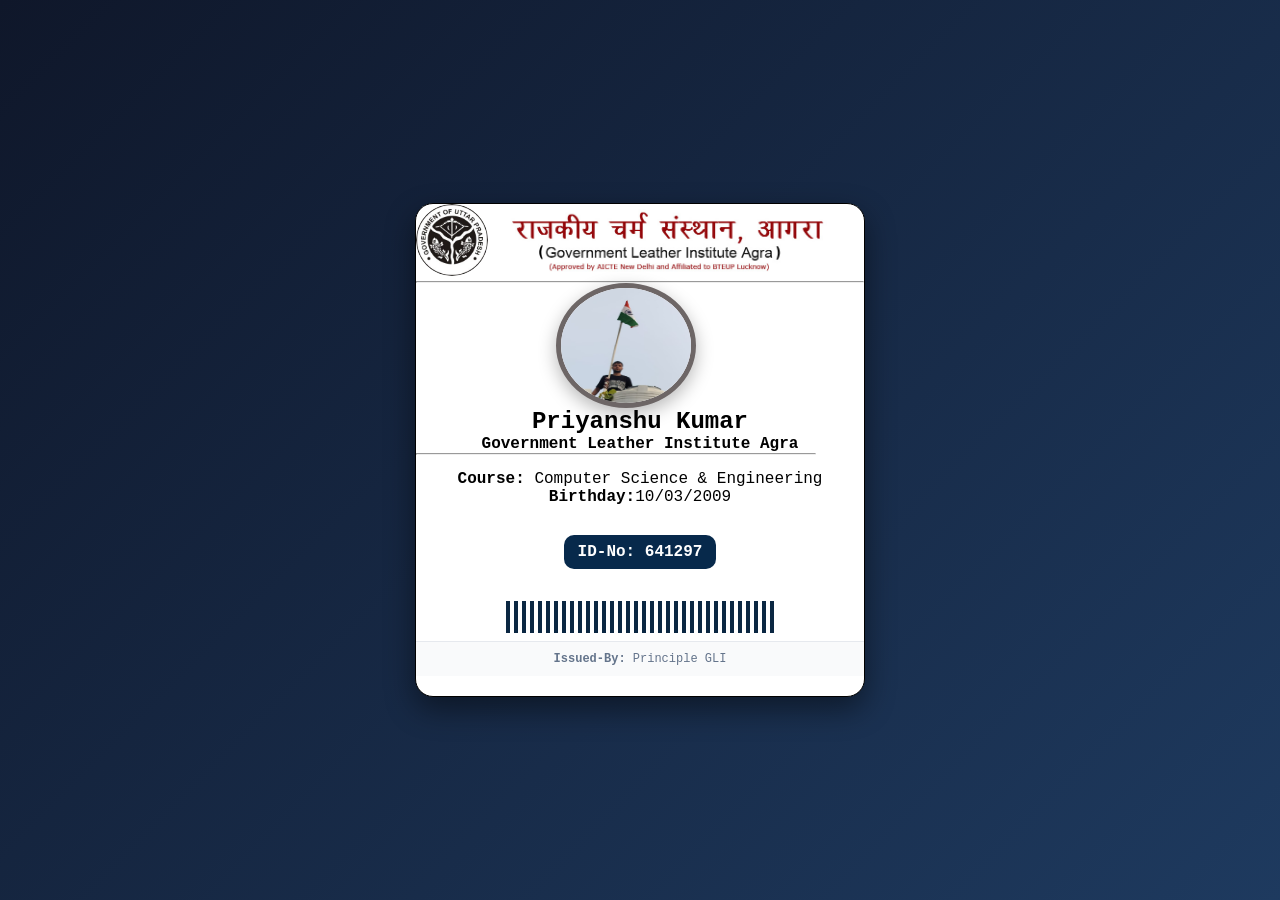
<file: index.html>
<!DOCTYPE html>
<html lang="en">

<head>
    <meta charset="UTF-8">
    <meta name="viewport" content="width=device-width, initial-scale=1.0">
    <title>My college ID</title>
    <!-- add logo in title baar -->
    <link rel="stylesheet" href="style.css">
</head>

<body>
    <div class="card-container">

        <div class="id-card">
            <header class="card-header">
                <img src="img/clg logo.jpeg" alt="College-logo" class="logo">
                <img src="img/header.jpg" alt="College name " id="college-name">
                <hr>
                <!-- <p id="na"><strong>GLI Agra </strong></p> -->

            </header>
            <div class="photo-wrap">
                <img src="img/photo.jpg" alt="Profile-photo" id="pp">
            </div>
            <main id="card-body">
                <div class="name-section">
                    <h2 class="student-name">Priyanshu Kumar </h2>
                    <p class="college"><strong>Government Leather Institute Agra</strong>
                    </p>

                </div>
                <hr width="400px">
                <div class="details">
                    <p><strong>Course:</strong> Computer Science & Engineering</p>
                    <p> <strong>Birthday:</strong>10/03/2009</p>
                </div>
                <div class="id-line"><span class="id-label">
                        ID-No:</span>
                    <span class="id-value"> 641297</span>
                </div>
                <div class="barcode">
                    <!-- barcode -->
                </div>
                <footer class="card-footer">
                    <p class="footer-text">
                        <strong> Issued-By: </strong> Principle GLI
                    </p>
                </footer>
            </main>
        </div>
    </div>
</body>

</html>
</file>
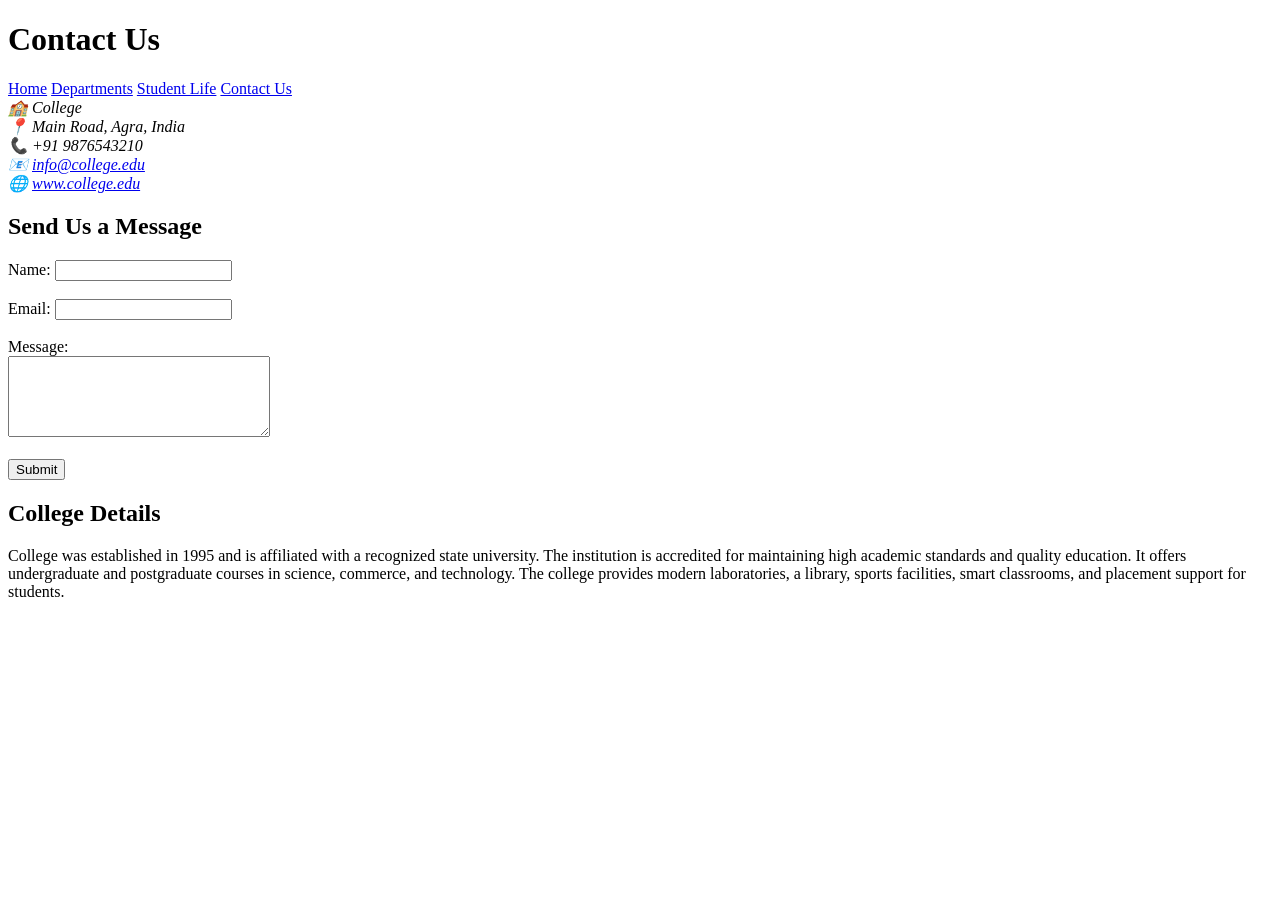
<file: contact.html>
<!-- contact.html -->
<!DOCTYPE html>
<html lang="en">
<head>
    <meta charset="UTF-8">
    <meta name="viewport" content="width=device-width, initial-scale=1.0">
    <title> College-Contact</title>
</head>
<body>
    <header>
        <h1>Contact Us</h1>
        <nav>
            <a href="home.html">Home</a>
            <a href="departments.html">Departments</a>
            <a href="StudentLife.html">Student Life</a>
            <a href="contact.html">Contact Us</a>
        </nav>
    </header>
    <address>
        🏫 College <br>
        📍 Main Road, Agra, India <br>
        📞 +91 9876543210 <br>
        📧 <a href="mailto:info@college.edu">info@college.edu</a><br>
        🌐 <a href="https://www.college.edu">www.college.edu</a>
    </address>
    <h2>Send Us a Message</h2>
    <form>
        <label for="name">Name:</label>
        <input type="text" id="name" name="name">
        <br><br>
        <label for="email">Email:</label>
        <input type="email" id="email" name="email">
        <br><br>
        <label for="message">Message:</label><br>
        <textarea id="message" name="message" rows="5" cols="30"></textarea>
        <br><br>
        <input type="submit" value="Submit">
    </form>
    <section>
        <h2>College Details</h2>
        <p>
            College was established in 1995 and is affiliated with a recognized state university.
            The institution is accredited for maintaining high academic standards and quality education.
            It offers undergraduate and postgraduate courses in science, commerce, and technology.
            The college provides modern laboratories, a library, sports facilities, smart classrooms,
            and placement support for students.
        </p>
    </section>
</body>
</html>
</file>
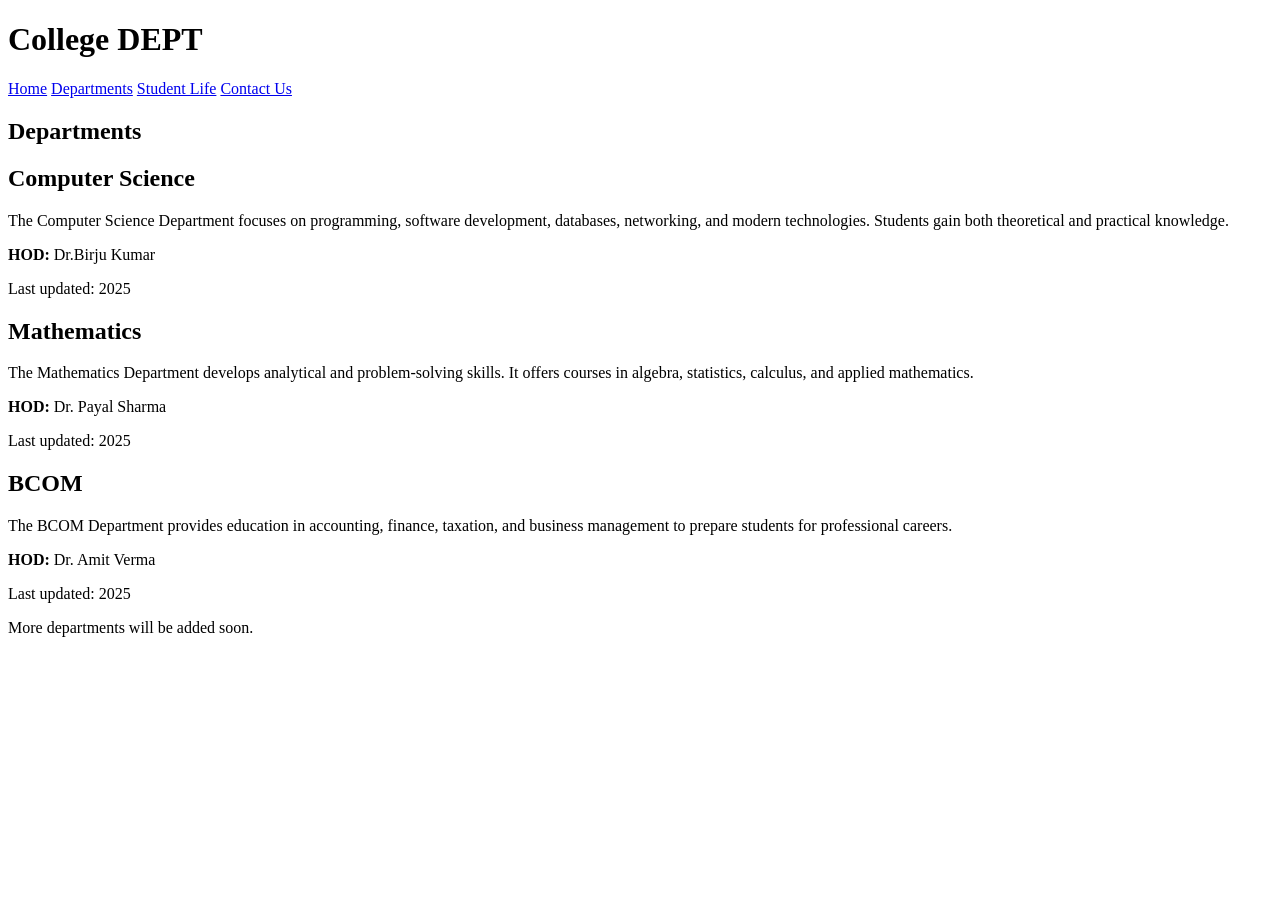
<file: department.html>
<!DOCTYPE html>
<html lang="en">
<head>
    <meta charset="UTF-8">
    <meta name="viewport" content="width=device-width, initial-scale=1.0">
    <title>ABC College - Departments</title>
</head>
<body>

    <header>
        <h1>College DEPT</h1>
        <nav>
            <a href="home.html">Home</a>
            <a href="departments.html">Departments</a>
            <a href="StudentLife.html">Student Life</a>
            <a href="contact.html">Contact Us</a>
        </nav>
    </header>
    <section>
        <h1>Departments</h1>
        <article>
            <h2>Computer Science</h2>
            <p>
                The Computer Science Department focuses on programming,
                software development, databases, networking, and modern technologies.
                Students gain both theoretical and practical knowledge.
            </p>
            <p><strong>HOD:</strong> Dr.Birju Kumar</p>
            <p>Last updated: 2025</p>
        </article>
        <article>
            <h2>Mathematics</h2>
            <p>
                The Mathematics Department develops analytical and problem-solving skills.
                It offers courses in algebra, statistics, calculus, and applied mathematics.
            </p>
            <p><strong>HOD:</strong> Dr. Payal Sharma</p>
            <p>Last updated: 2025</p>
        </article>
        <article>
            <h2>BCOM</h2>
            <p>
                The BCOM Department provides education in accounting,
                finance, taxation, and business management to prepare students
                for professional careers.
            </p>
            <p><strong>HOD:</strong> Dr. Amit Verma</p>
            <p>Last updated: 2025</p>
        </article>
    </section>
    <aside>
        More departments will be added soon.
    </aside>
</body>
</html>
</file>
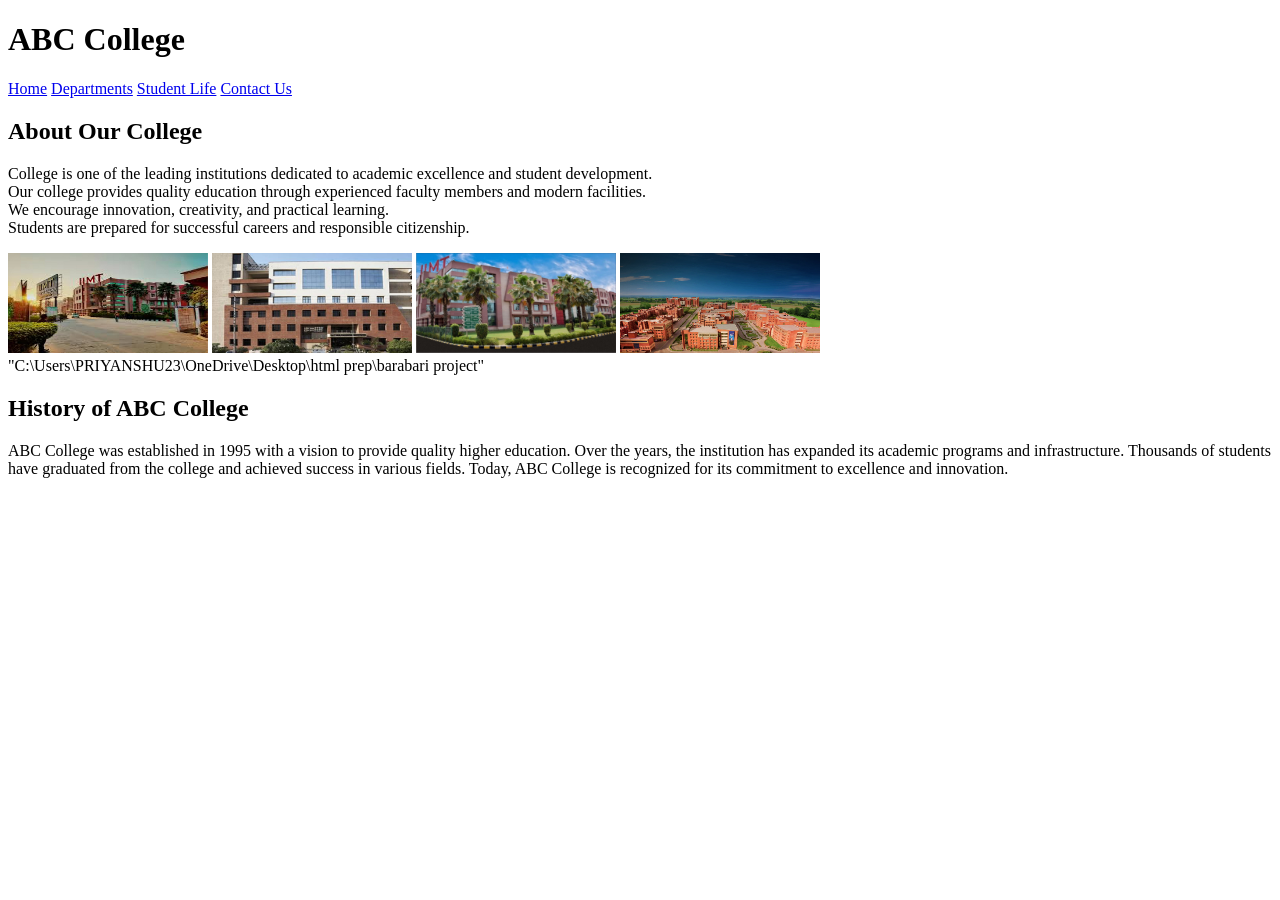
<file: home.html.html>
<!DOCTYPE html>
<html lang="en">
<head>
    <meta charset="UTF-8">
    <meta name="viewport" content="width=device-width, initial-scale=1.0">
    <title> College- Home</title>
</head>
<body>
    <header>
        <h1>ABC College</h1>
        <nav>
            <a href="home.html">Home</a>
            <a href="departments.html">Departments</a>
            <a href="StudentLife.html">Student Life</a>
            <a href="contact.html">Contact Us</a>
        </nav>
    </header>
    <section id="about">
        <h2>About Our College</h2>
        <p>
            College is one of the leading institutions dedicated to academic excellence and student development.<br>
            Our college provides quality education through experienced faculty members and modern facilities.<br>
            We encourage innovation, creativity, and practical learning.<br>
            Students are prepared for successful careers and responsible citizenship.
        </p>
        <img src="collage1.jpg" alt="College Building" width="200" height="100">
        <img src="college2.jpg" alt="College Campus" width="200" height="100">
        <img src="college3.jpg" alt="Library" width="200" height="100">
        <img src="college4.jpg" alt="Students" width="200" height="100">
    </section>
    <section>"C:\Users\PRIYANSHU23\OneDrive\Desktop\html prep\barabari project"
        <h2>History of ABC College</h2>
        <p>
            ABC College was established in 1995 with a vision to provide quality higher education.
            Over the years, the institution has expanded its academic programs and infrastructure.
            Thousands of students have graduated from the college and achieved success in various fields.
            Today, ABC College is recognized for its commitment to excellence and innovation.
        </p>
    </section>
</body>
</html>
</file>
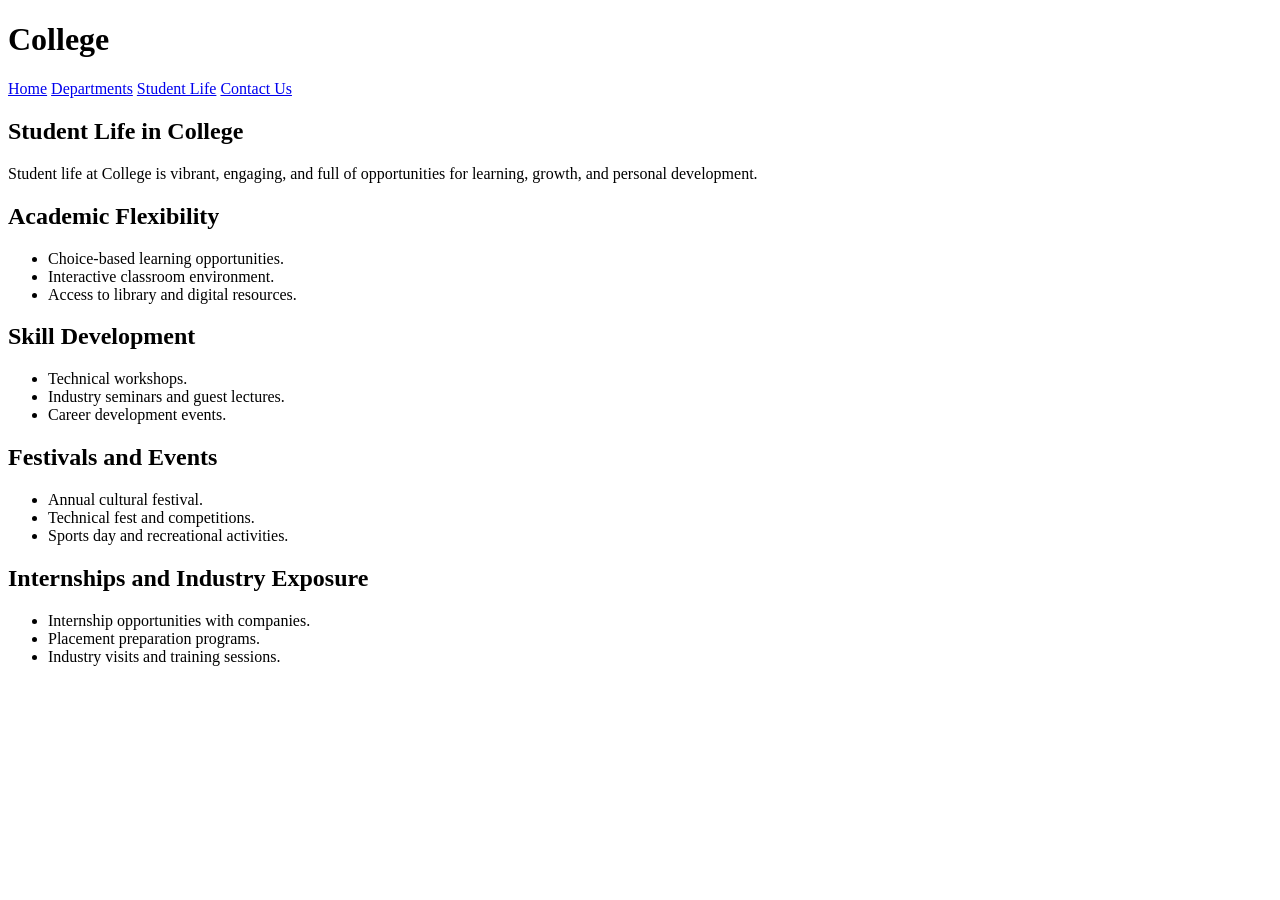
<file: studentlife.html>
<!DOCTYPE html>
<html lang="en">
<head>
    <meta charset="UTF-8">
    <meta name="viewport" content="width=device-width, initial-scale=1.0">
    <title>ABC College - Student Life</title>
</head>
<body>
    <header>
        <h1> College</h1>
        <nav>
            <a href="home.html">Home</a>
            <a href="departments.html">Departments</a>
            <a href="StudentLife.html">Student Life</a>
            <a href="contact.html">Contact Us</a>
        </nav>
    </header>
    <section>
        <h1>Student Life in College</h1>
        <p>
            Student life at  College is vibrant, engaging, and full of opportunities
            for learning, growth, and personal development.
        </p>
        <div>
            <h2>Academic Flexibility</h2>
            <ul>
                <li>Choice-based learning opportunities.</li>
                <li>Interactive classroom environment.</li>
                <li>Access to library and digital resources.</li>
            </ul>
        </div>
        <div>
            <h2>Skill Development</h2>
            <ul>
                <li>Technical workshops.</li>
                <li>Industry seminars and guest lectures.</li>
                <li>Career development events.</li>
            </ul>
        </div>
        <div>
            <h2>Festivals and Events</h2>
            <ul>
                <li>Annual cultural festival.</li>
                <li>Technical fest and competitions.</li>
                <li>Sports day and recreational activities.</li>
            </ul>
        </div>
        <div>
            <h2>Internships and Industry Exposure</h2>
            <ul>
                <li>Internship opportunities with companies.</li>
                <li>Placement preparation programs.</li>
                <li>Industry visits and training sessions.</li>
            </ul>
        </div>
    </section>
</body>
</html>
</file>
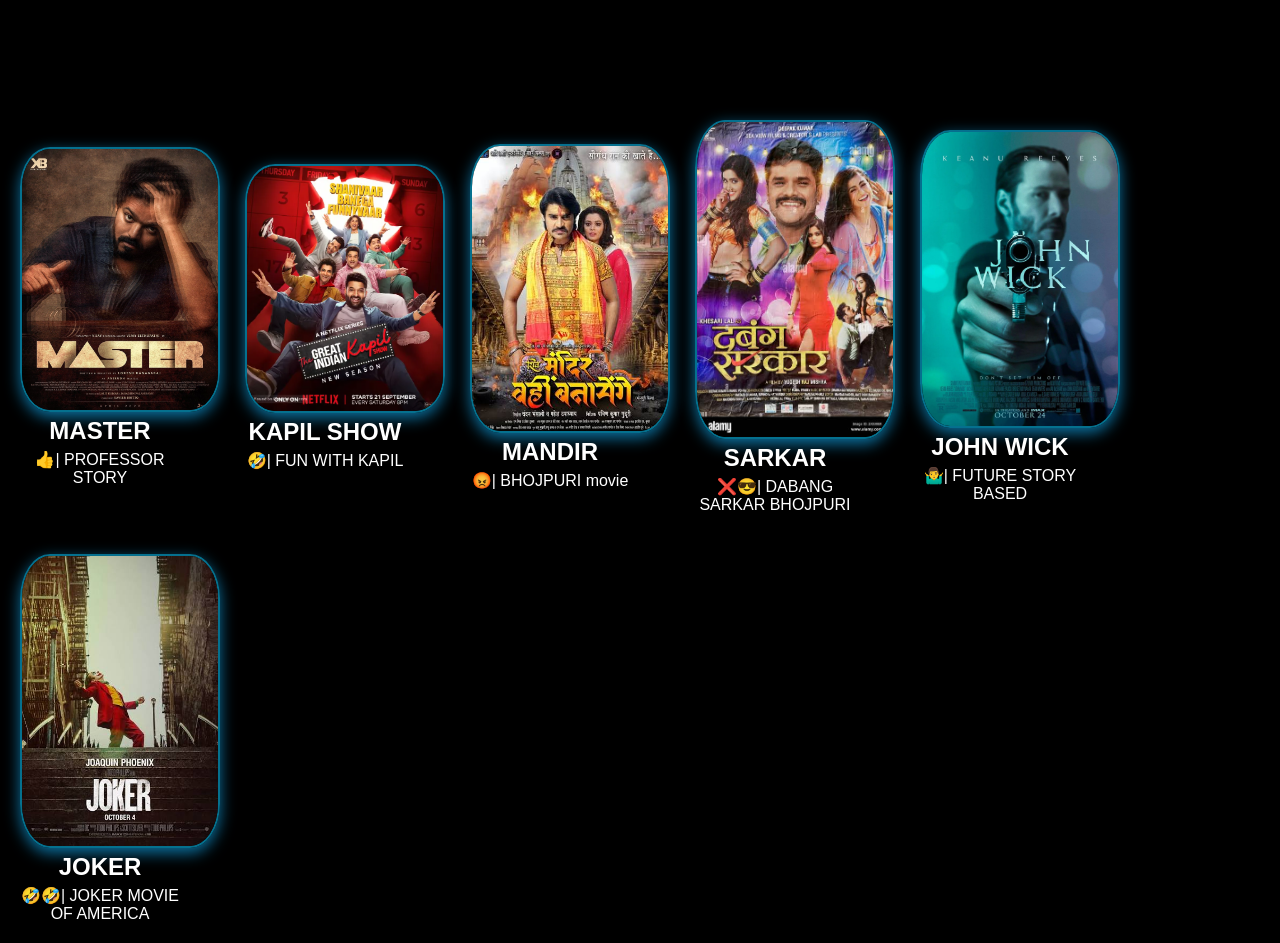
<file: asignment/poster.html>
<!DOCTYPE html>
<html lang="en">

<head>
    <meta charset="UTF-8">
    <meta name="viewport" content="width=device-width, initial-scale=1.0">
    <title>Document</title>
    <link rel="stylesheet" href="style.css">
</head>

<body>
    <div class="main">
        <div class="poster">
            <img src="p1.jpg" alt="pahla movie">
            <h2>MASTER</h2>
            <P>👍| PROFESSOR STORY</P>
        </div>

        <div class="poster">
            <img src="p2.webp" alt="pahla movie">
            <h2>KAPIL SHOW</h2>
            <P>🤣| FUN WITH KAPIL</P>
        </div>
        <div class="poster">
            <img src="p3.jpeg" alt="pahla movie">
            <h2>MANDIR</h2>
            <P>😡| BHOJPURI movie</P>
        </div>
        <div class="poster">
            <img src="p4.jpeg" alt="pahla movie">
            <h2>SARKAR</h2>
            <P> ❌😎| DABANG SARKAR BHOJPURI</P>
        </div>
        <div class="poster">
            <img src="p5.webp" alt="pahla movie">
            <h2>JOHN WICK</h2>
            <P> 🤷‍♂️| FUTURE STORY BASED</P>
        </div>
        <div class="poster">
            <img src="p6.jpeg" alt="pahla movie">
            <h2>JOKER</h2>
            <P> 🤣🤣| JOKER MOVIE OF AMERICA </P>
        </div>
    </div>
</body>

</html>
</file>
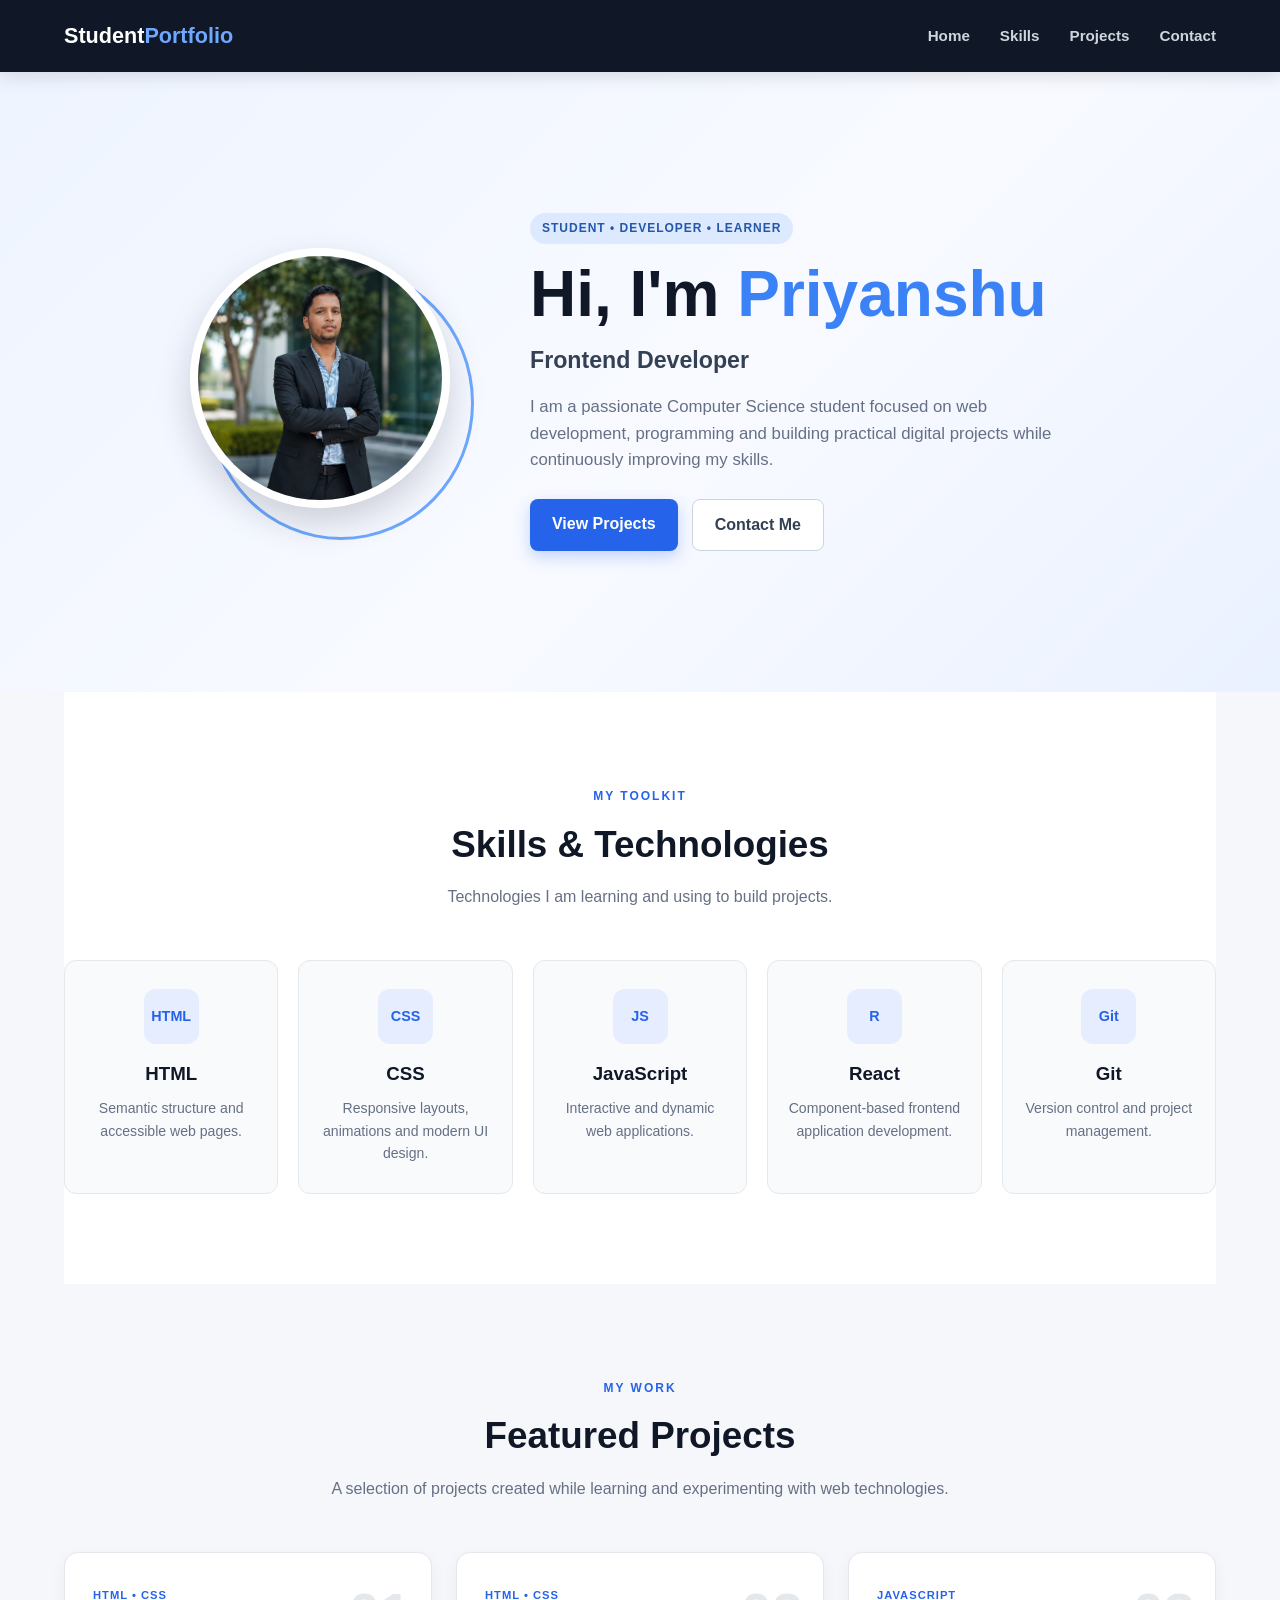
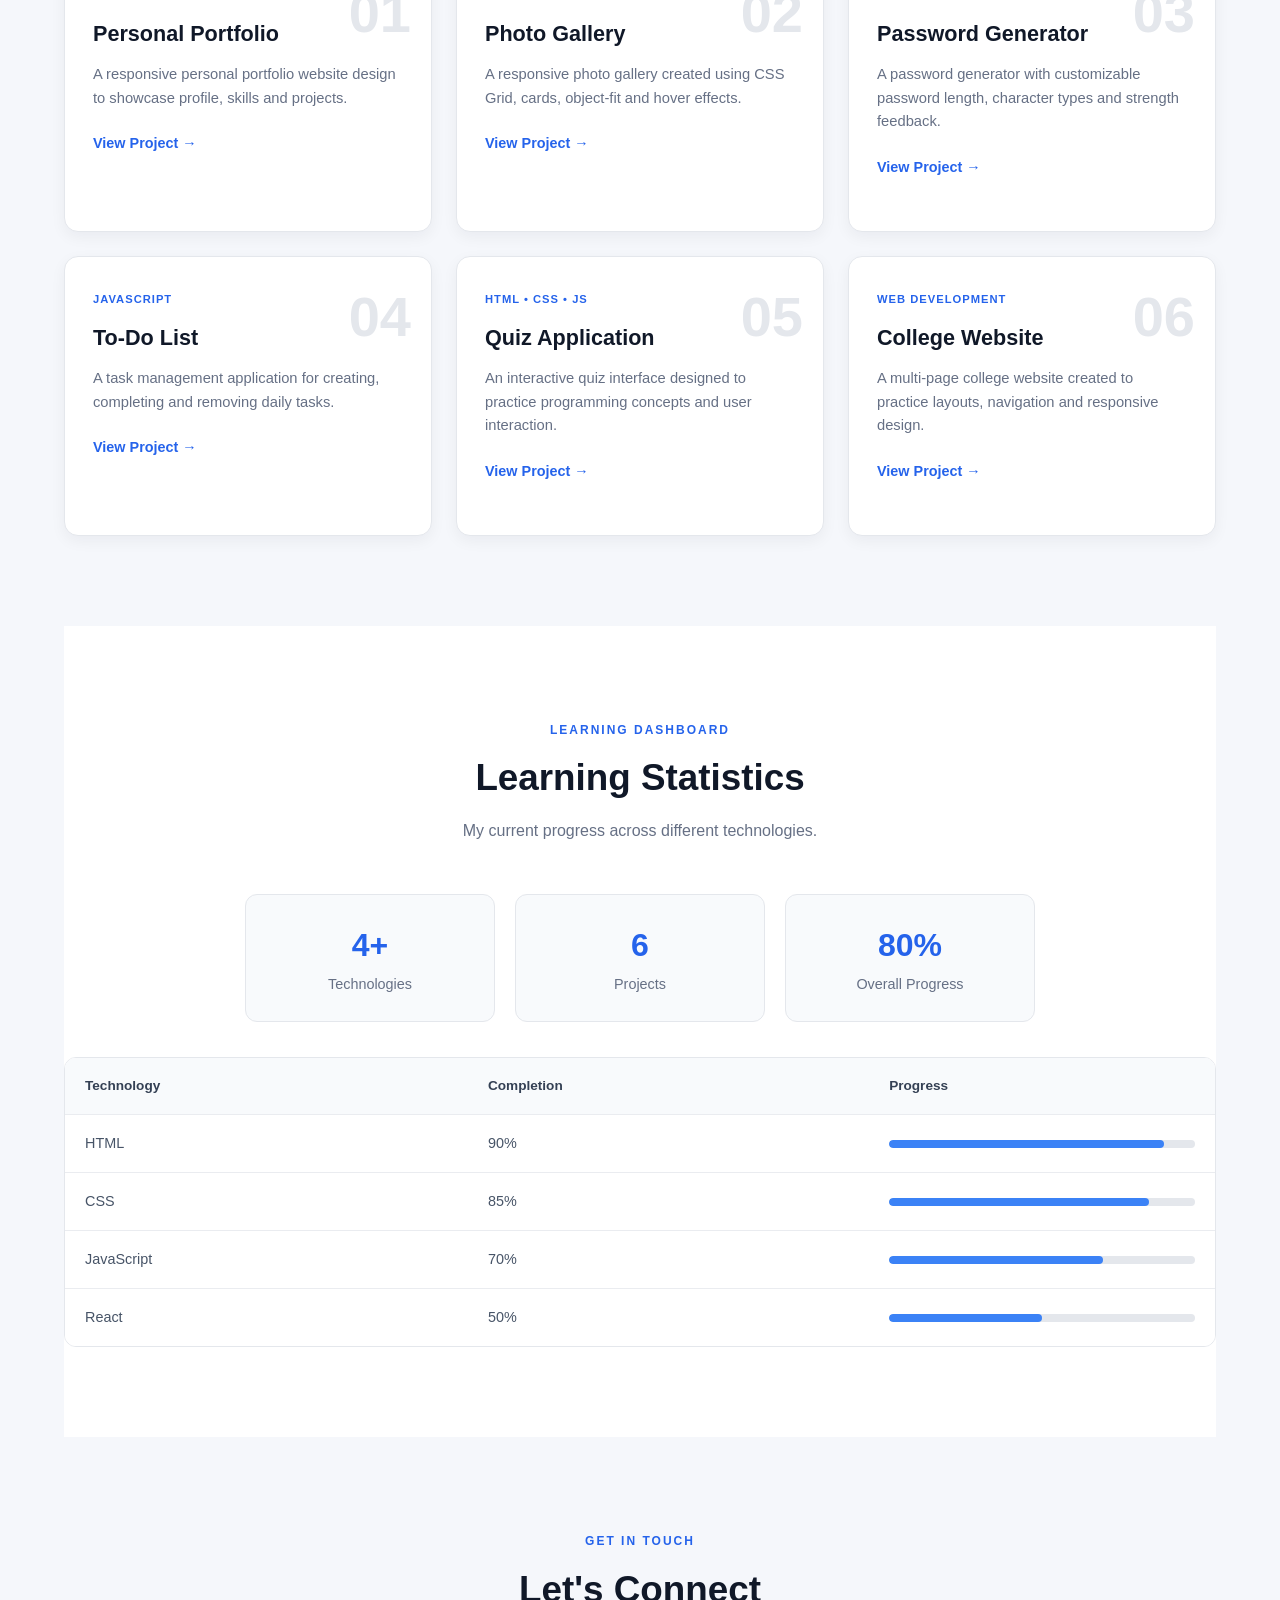
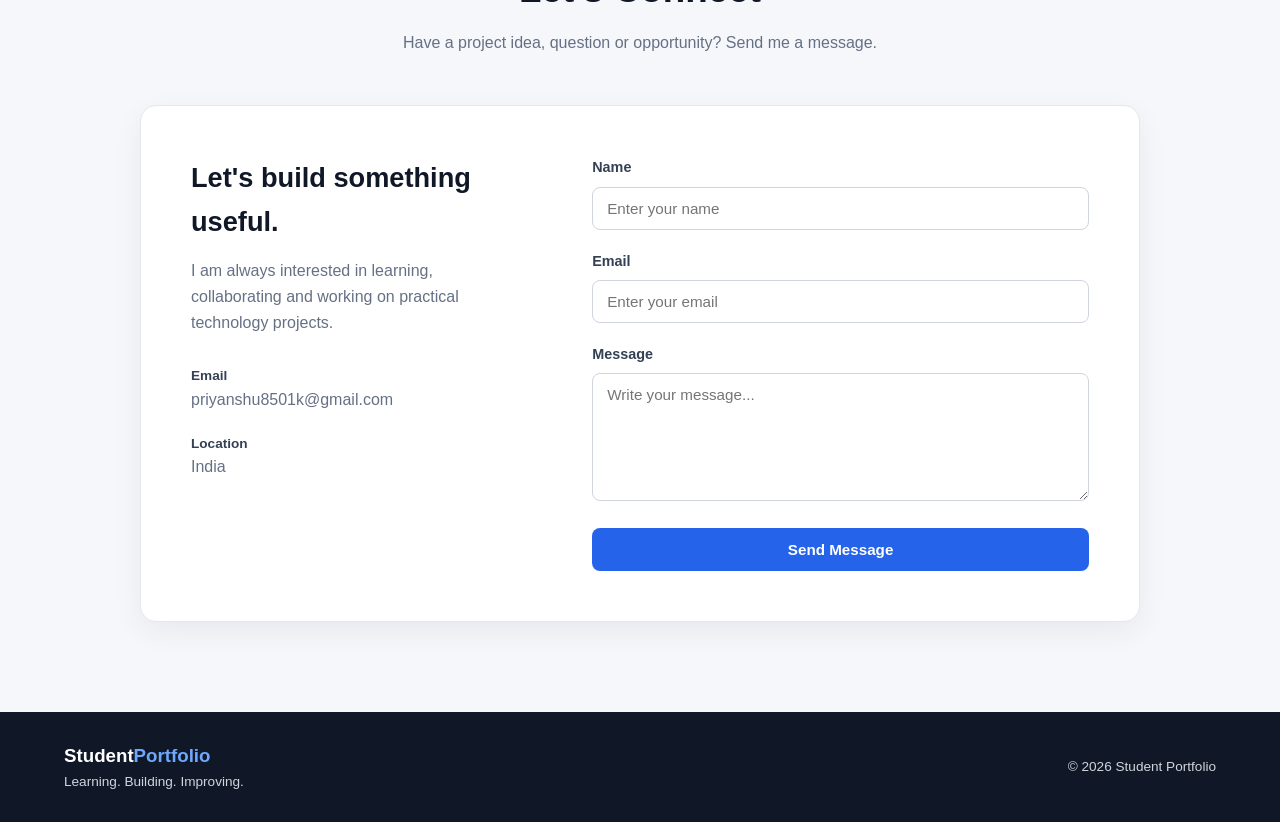
<file: portfolio/portfolio.html>
<!DOCTYPE html>
<html lang="en">

<head>
    <meta charset="UTF-8">
    <meta name="viewport" content="width=device-width, initial-scale=1.0">
    <meta name="description"
        content="Student portfolio and learning dashboard showcasing skills, projects and learning progress.">
    <title>Student Portfolio | Learning Dashboard</title>
    <link rel="stylesheet" href="portfolio.css">
</head>

<body>
    <header class="site-header">
        <nav class="navbar">
            <div class="logo">
                <a href="#home">Student<span>Portfolio</span></a>
            </div>
            <ul class="nav-links">
                <li><a href="#home">Home</a></li>
                <li><a href="#skills">Skills</a></li>
                <li><a href="#projects">Projects</a></li>
                <li><a href="#contact">Contact</a></li>
            </ul>
        </nav>
    </header>
    <main>
        <section class="hero" id="home">
            <div class="hero-content">
                <div class="profile-wrapper">
                    <img src="profile.png" alt="Profile photo of the student" class="profile-image">
                </div>
                <div class="hero-text">
                    <span class="badge">STUDENT • DEVELOPER • LEARNER</span>
                    <h1>
                        Hi, I'm
                        <span class="highlight">Priyanshu</span>
                    </h1>
                    <h2>Frontend Developer</h2>
                    <p>
                        I am a passionate Computer Science student focused on
                        web development, programming and building practical
                        digital projects while continuously improving my skills.
                    </p>
                    <div class="hero-buttons">
                        <a href="#projects" class="btn primary-btn">
                            View Projects
                        </a>
                        <a href="#contact" class="btn secondary-btn">
                            Contact Me
                        </a>
                    </div>
                </div>
            </div>
        </section>
        <!-- SKILLS -->
        <section class="section skills-section" id="skills">

            <div class="section-heading">
                <span class="section-label">MY TOOLKIT</span>
                <h2>Skills & Technologies</h2>
                <p>
                    Technologies I am learning and using to build projects.
                </p>
            </div>

            <div class="skills-container">

                <div class="skill-card">
                    <div class="skill-icon">HTML</div>
                    <h3>HTML</h3>
                    <p>Semantic structure and accessible web pages.</p>
                </div>
                <div class="skill-card">
                    <div class="skill-icon">CSS</div>
                    <h3>CSS</h3>
                    <p>Responsive layouts, animations and modern UI design.</p>
                </div>
                <div class="skill-card">
                    <div class="skill-icon">JS</div>
                    <h3>JavaScript</h3>
                    <p>Interactive and dynamic web applications.</p>
                </div>
                <div class="skill-card">
                    <div class="skill-icon">R</div>
                    <h3>React</h3>
                    <p>Component-based frontend application development.</p>
                </div>
                <div class="skill-card">
                    <div class="skill-icon">Git</div>
                    <h3>Git</h3>
                    <p>Version control and project management.</p>
                </div>
            </div>
        </section>

        <!-- PROJECTS -->
        <section class="section projects-section" id="projects">

            <div class="section-heading">
                <span class="section-label">MY WORK</span>
                <h2>Featured Projects</h2>
                <p> A selection of projects created while learning and experimenting with web technologies.</p>
            </div>
            <div class="projects-grid">

                <article class="project-card">

                    <div class="project-number">01</div>

                    <div class="project-content">
                        <span class="project-type">HTML • CSS</span>
                        <h3>Personal Portfolio</h3>
                        <p>
                            A responsive personal portfolio website design to showcase profile, skills and projects.
                        </p>
                        <a href="#" class="project-link">
                            View Project →
                        </a>
                    </div>
                </article>

                <article class="project-card">
                    <div class="project-number">02</div>
                    <div class="project-content">
                        <span class="project-type">HTML • CSS</span>
                        <h3>Photo Gallery</h3>
                        <p>
                            A responsive photo gallery created using CSS Grid, cards, object-fit and hover effects.
                        </p>
                        <a href="#" class="project-link">
                            View Project →
                        </a>
                    </div>
                </article>


                <article class="project-card">
                    <div class="project-number">03</div>
                    <div class="project-content">
                        <span class="project-type">JAVASCRIPT</span>
                        <h3>Password Generator</h3>
                        <p>
                            A password generator with customizable password length, character types and strength
                            feedback.
                        </p>
                        <a href="#" class="project-link">
                            View Project →
                        </a>
                    </div>
                </article>


                <article class="project-card">
                    <div class="project-number">04</div>
                    <div class="project-content">
                        <span class="project-type">JAVASCRIPT</span>
                        <h3>To-Do List</h3>
                        <p>
                            A task management application for creating, completing and removing daily tasks.
                        </p>
                        <a href="#" class="project-link">
                            View Project →
                        </a>
                    </div>
                </article>

                <article class="project-card">
                    <div class="project-number">05</div>
                    <div class="project-content">
                        <span class="project-type">HTML • CSS • JS</span>
                        <h3>Quiz Application</h3>
                        <p>
                            An interactive quiz interface designed to practice programming concepts and user
                            interaction.
                        </p>
                        <a href="#" class="project-link">
                            View Project →
                        </a>
                    </div>
                </article>

                <article class="project-card">
                    <div class="project-number">06</div>
                    <div class="project-content">
                        <span class="project-type">WEB DEVELOPMENT</span>
                        <h3>College Website</h3>
                        <p>
                            A multi-page college website created to practice layouts, navigation and responsive design.
                        </p>
                        <a href="#" class="project-link">
                            View Project →
                        </a>
                    </div>
                </article>
            </div>
        </section>

        <!-- Statistics -->

        <section class="section stats-section" id="learning">
            <div class="section-heading">
                <span class="section-label">LEARNING DASHBOARD</span>
                <h2>Learning Statistics</h2>
                <p>
                    My current progress across different technologies.
                </p>
            </div>
            <div class="stats-wrapper">
                <div class="stats-summary">
                    <div class="stat-box">
                        <strong>4+</strong>
                        <span>Technologies</span>
                    </div>
                    <div class="stat-box">
                        <strong>6</strong>
                        <span>Projects</span>
                    </div>

                    <div class="stat-box">
                        <strong>80%</strong>
                        <span>Overall Progress</span>
                    </div>
                </div>

                <div class="table-wrapper">
                    <table>
                        <thead>
                            <tr>
                                <th>Technology</th>
                                <th>Completion</th>
                                <th>Progress</th>
                            </tr>
                        </thead>
                        <tbody>
                            <tr>
                                <td>HTML</td>
                                <td>90%</td>
                                <td>
                                    <div class="progress-bar">
                                        <span style="width: 90%;"></span>
                                    </div>
                                </td>
                            </tr>

                            <tr>
                                <td>CSS</td>
                                <td>85%</td>
                                <td>
                                    <div class="progress-bar">
                                        <span style="width: 85%;"></span>
                                    </div>
                                </td>
                            </tr>

                            <tr>
                                <td>JavaScript</td>
                                <td>70%</td>
                                <td>
                                    <div class="progress-bar">
                                        <span style="width: 70%;"></span>
                                    </div>
                                </td>
                            </tr>

                            <tr>
                                <td>React</td>
                                <td>50%</td>
                                <td>
                                    <div class="progress-bar">
                                        <span style="width: 50%;"></span>
                                    </div>
                                </td>
                            </tr>
                        </tbody>
                    </table>
                </div>
            </div>
        </section>


        <!--  CONTACT SECTION -->

        <section class="section contact-section" id="contact">
            <div class="section-heading">
                <span class="section-label">GET IN TOUCH</span>
                <h2>Let's Connect</h2>
                <p>
                    Have a project idea, question or opportunity?
                    Send me a message.
                </p>
            </div>
            <div class="contact-container">
                <div class="contact-info">
                    <h3>Let's build something useful.</h3>
                    <p>
                        I am always interested in learning, collaborating and
                        working on practical technology projects.
                    </p>
                    <div class="contact-item">
                        <strong>Email</strong>
                        <span>priyanshu8501k@gmail.com</span>
                    </div>

                    <div class="contact-item">
                        <strong>Location</strong>
                        <span>India</span>
                    </div>
                </div>
                <form class="contact-form">
                    <div class="form-group">
                        <label for="name">Name</label>
                        <input type="text" id="name" name="name" placeholder="Enter your name" required>
                    </div>
                    <div class="form-group">
                        <label for="email">Email</label>
                        <input type="email" id="email" name="email" placeholder="Enter your email" required>
                    </div>
                    <div class="form-group">
                        <label for="message">Message</label>
                        <textarea id="message" name="message" rows="6" placeholder="Write your message..."
                            required></textarea>
                    </div>
                    <button type="submit" class="submit-btn">
                        Send Message
                    </button>
                </form>
            </div>
        </section>
    </main>

    <!--FOOTER -->
    <footer>
        <div class="footer-content">
            <div>
                <h3>Student<span>Portfolio</span></h3>
                <p>Learning. Building. Improving.</p>
            </div>
            <p class="copyright">
                © 2026 Student Portfolio
            </p>
        </div>
    </footer>
</body>

</html>
</file>
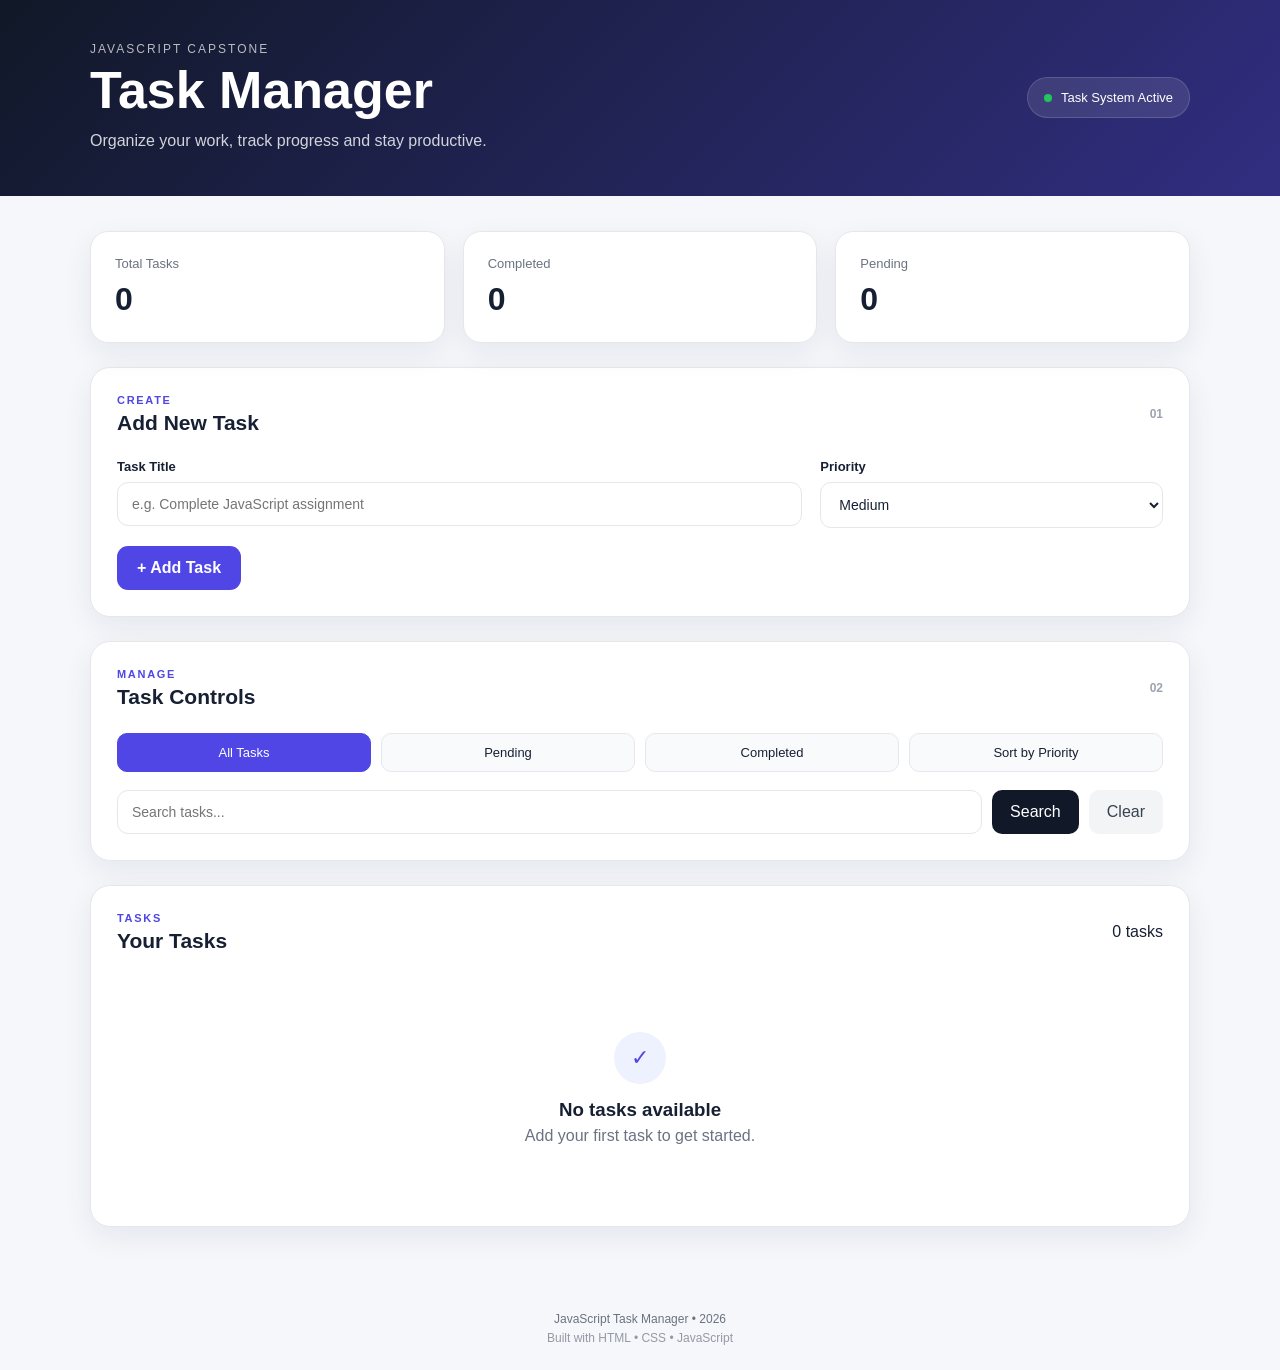
<file: task-manager/task.html>
<!DOCTYPE html>
<html lang="en">

<head>
    <meta charset="UTF-8">
    <meta name="viewport" content="width=device-width, initial-scale=1.0">

    <title>Task Manager</title>

    <link rel="stylesheet" href="task.css">
</head>

<body>

    <!-- ======= HEADER =========-->

    <header class="header">

        <div class="header-content">

            <div>
                <p class="eyebrow">JAVASCRIPT CAPSTONE</p>

                <h1>Task Manager</h1>

                <p class="subtitle">
                    Organize your work, track progress and stay productive.
                </p>
            </div>

            <div class="header-badge">
                <span class="status-dot"></span>
                <span>Task System Active</span>
            </div>

        </div>

    </header>

 <!--  MAIN CONTAINER  -->
    <main class="container">
<!-- STATICS -->
        <section class="stats-section">

            <div class="stat-card">
                <span class="stat-label">Total Tasks</span>
                <strong id="totalTasks">0</strong>
            </div>

            <div class="stat-card">
                <span class="stat-label">Completed</span>
                <strong id="completedTasks">0</strong>
            </div>

            <div class="stat-card">
                <span class="stat-label">Pending</span>
                <strong id="pendingTasks">0</strong>
            </div>

        </section>
<!-- ADD TASK PANNEL -->

        <section class="panel add-panel">

            <div class="section-heading">

                <div>
                    <p class="section-kicker">CREATE</p>
                    <h2>Add New Task</h2>
                </div>

                <span class="task-number">01</span>

            </div>


            <form id="taskForm">

                <div class="form-grid">

                    <div class="input-group">

                        <label for="taskTitle">
                            Task Title
                        </label>

                        <input type="text" id="taskTitle" placeholder="e.g. Complete JavaScript assignment" required>

                    </div>


                    <div class="input-group">

                        <label for="taskPriority">
                            Priority
                        </label>

                        <select id="taskPriority">

                            <option value="high">
                                High
                            </option>

                            <option value="medium" selected>
                                Medium
                            </option>

                            <option value="low">
                                Low
                            </option>

                        </select>

                    </div>

                </div>


                <button type="submit" class="primary-btn">
                    + Add Task
                </button>

            </form>

        </section>
<!-- ADD TASK PANNEL  -->
        <section class="panel">

            <div class="section-heading">

                <div>
                    <p class="section-kicker">MANAGE</p>
                    <h2>Task Controls</h2>
                </div>

                <span class="task-number">02</span>

            </div>


            <div class="controls-grid">

                <button class="control-btn active" data-filter="all">
                    All Tasks
                </button>

                <button class="control-btn" data-filter="pending">
                    Pending
                </button>

                <button class="control-btn" data-filter="completed">
                    Completed
                </button>

                <button class="control-btn" data-sort="priority">
                    Sort by Priority
                </button>

            </div>


            <!-- Search -->

            <div class="search-box">

                <input type="text" id="searchInput" placeholder="Search tasks...">

                <button id="searchBtn" class="secondary-btn">
                    Search
                </button>

                <button id="clearSearch" class="ghost-btn">
                    Clear
                </button>

            </div>

        </section>
<!-- TASK LISTS  -->
        <section class="panel task-panel">

            <div class="section-heading">

                <div>
                    <p class="section-kicker">TASKS</p>
                    <h2>Your Tasks</h2>
                </div>

                <span id="taskCountLabel">
                    0 tasks
                </span>

            </div>
            <div id="taskList" class="task-list">

                <div class="empty-state">

                    <div class="empty-icon">
                        ✓
                    </div>

                    <h3>No tasks available</h3>

                    <p>
                        Add your first task to get started.
                    </p>
                </div>
            </div>
        </section>
    </main>
    <!-- TOAST -->
    <div id="toast" class="toast"></div>
<!-- FOOTER  -->
    <footer>

        <p>
            JavaScript Task Manager • 2026
        </p>

        <span>
            Built with HTML • CSS • JavaScript
        </span>

    </footer>


    <script src="task-manager.js"></script>

</body>

</html>
</file>
<file: style.css>
* {
    margin: 0;
    padding: 0;
    box-sizing: border-box;
}

.card-container {
    min-height: 100vh;
    
    display: flex;
    background: linear-gradient(
        135deg, #0f172a, #1e3a5f
    );
    /* add linear -grident */
    padding: 10px;
    font-family: 'Courier New', Courier, monospace;
    justify-content: center;
    align-items: center;
}

.id-card {
    /* padding: 20px; */
    width: 450px;
    background-color: #ffffff;
    border: 1px solid black;
    border-radius: 18px;
    box-shadow: 0 12px 30px rgb(0,0,0,0.45);
    position: relative;

}
/* 
header {
    /* display: block; */
    /* justify-content: center; */
    /* margin: 20px; */

*/

.card-header {
    background: linear-gradient(180deg, #08284a, #0a3a65);
    padding: 28px 0 100px;
    text-align: center;
    margin: 30px;
     justify-content: center;
    align-items: center;
    width: 100%; 


}
.logo{
    /* padding-bottom: 13px; */
    opacity: 1.8;
    border-radius: 50%;
    width: 16%;
}
#college-name{
    width: 80%;
    max-height: 75px;
    object-fit: contain;
    overflow: hidden;
    margin-top: 5px;
    padding-bottom: 8px;
    position: absolute;
}
#pp{
    width: 140px;
    height: 125px;
    top: 115px;
        left: 60%;
        transform: translateX(100%);
        border-radius: 50%;
        background: white;
        display: flex;
        justify-content: center;
        align-items: center;    
        border: 5px solid rgb(109, 102, 102);
        box-shadow: 0 6px 18px rgba(0, 0, 0, 0.28);
        z-index: 2;
    
}
#card-body{
    width: 100%;
    overflow: hidden;
    /* height: 200px; */
    /* padding: 20px 24px 20px; */
    text-align: center;
     margin-bottom: 20px; 
}
.details{
    padding: 15px;
}

.id-line{
    margin: 14px auto ;
    display: inline-block;
    background: #07294b;
    color: #fff;
    padding: 8px 14px;
    border-radius: 10px;
    font-weight: 700;
}
id-label{
    margin-right: 6px;
    opacity: 0.9;
    font-weight: 600;
}
.barcode{
    margin: 18px auto 8px;
    width: 60%;
    height: 32px;
    background-image: repeating-linear-gradient(90deg, #0b2742 0 4px, #fff 4px 8px);

}

.card-footer{
    background: #f9fafb;
    padding: 10px 18px;
    text-align: center;
    border-top: 1px solid #e6e9ee;
}
.footer-text{
    color: #64748b;
    font-size: 12px;
}
</file>
<file: asignment/style.css>
*{
    margin: 0px;
    padding: 0px;
    box-sizing: border-box;
}
body{
    background-color: black;
    display:flex;
}
.main{
    width: 100%;
    height:100%;
    background-color: rgba(0, 0, 0, 0.201);
    align-items: center;
    display: flex;
    flex-wrap: wrap;
    margin-top: 100px;
    font-family: 'Gill Sans', 'Gill Sans MT', Calibri, 'Trebuchet MS', sans-serif;
}
.poster{
    padding: 20px; 
    display: flex;
    min-height: 275px;
    color: white;
    margin-right: 25px;
    gap: 5px;
    flex: 1 1 200px;
    max-width: 200px;
    text-align: center;
    transition: transform 0.4s ease-in-out;
    flex-direction: column;
}
img{
    border-radius: 15%;
    border: 2px solid rgb(5, 112, 142);
    box-shadow: 0 5px 15px rgb(12, 114, 161);
    height: auto;
    width: 200px;
    flex: 1 1 200px;


}
.poster:hover{
    transform: scale(1.15);
}
</file>
<file: portfolio/portfolio.css>
* {
    margin: 0;
    padding: 0;
    box-sizing: border-box;
}
html {
    scroll-behavior: smooth;
}
body {
    font-family: Arial, Helvetica, sans-serif;
    background-color: #f5f7fb;
    color: #172033;
    line-height: 1.6;
}
a {
    text-decoration: none;
    color: inherit;
}

ul {
    list-style: none;
}
.site-header {
    position: sticky;
    top: 0;
    z-index: 1000;
    background-color: #101828;
    box-shadow: 0 4px 18px rgba(0, 0, 0, 0.12);
}

.navbar {
    width: 90%;
    max-width: 1200px;
    min-height: 72px;
    margin: auto;
    display: flex;
    align-items: center;
    justify-content: space-between;
}

.logo a {
    color: white;
    font-size: 1.35rem;
    font-weight: 900;
    /* letter-spacing: -0.5px; */
}
.logo span {
    color: #6ea8fe;
}

.nav-links {
    display: flex;
    align-items: center;
    gap: 30px;
}

.nav-links a {
    position: relative;
    color: #d0d5dd;
    font-size: 0.95rem;
    font-weight: 600;
    padding: 8px 0;
    transition: color 0.3s ease;
}
/* line effect */
.nav-links a::after {
    content: "";
    position: absolute;
    left: 0;
    bottom: 0;
    width: 0;
    height: 2px;
    background-color: #6ea8fe;
    transition: width 0.3s ease;
}

.nav-links a:hover {
    color: white;
}

.nav-links a:hover::after {
    width: 100%;
}

/* hero */

.hero {
    min-height: 620px;
    display: flex;
    align-items: center;
    padding: 80px 5%;
    background:
        linear-gradient(135deg,
            #eef4ff 0%,
            #f8faff 55%,
            #eaf1ff 100%);
}

.hero-content {
    width: 90%;
    max-width: 1100px;
    margin: auto;
    display: flex;
    align-items: center;
    justify-content: center;
    gap: 80px;
}

/* Profile Image */

.profile-wrapper {
    position: relative;
    flex-shrink: 0;
}

.profile-wrapper::before {
    content: "";
    position: absolute;
    width: 100%;
    height: 100%;
    top: 18px;
    left: 18px;
    border: 3px solid #6ea8fe;
    border-radius: 50%;
    z-index: 1;
}

.profile-image {
    position: relative;
    z-index: 1;
    width: 260px;
    height: 260px;
    object-fit: cover;
    border-radius: 50%;
    border: 8px solid white;
    box-shadow: 0 15px 35px rgba(16, 24, 40, 0.18);
}
/* Hero Text */

.hero-text {
    max-width: 600px;
}
.badge {
    display: inline-block;
    margin-bottom: 15px;
    padding: 6px 12px;
    border-radius: 20px;
    background-color: #dce9ff;
    color: #2457a6;
    font-size: 0.75rem;
    font-weight: 700;
    letter-spacing: 1px;
}

.hero-text h1 {
    font-size: clamp(2.5rem, 5vw, 4.5rem);
    line-height: 1.1;
    margin-bottom: 12px;
    color: #101828;
}

.highlight {
    color: #3b82f6;
}

.hero-text h2 {
    font-size: 1.45rem;
    color: #344054;
    margin-bottom: 15px;
}

.hero-text p {
    max-width: 560px;
    color: #667085;
    font-size: 1.05rem;
    margin-bottom: 25px;
}
/* Hero Buttons */
.hero-buttons {
    display: flex;
    gap: 14px;
    flex-wrap: wrap;
}

.btn {
    display: inline-block;
    padding: 12px 22px;
    border-radius: 8px;
    font-weight: 700;
    transition:
        transform 0.3s ease,
        box-shadow 0.3s ease,
        background-color 0.3s ease;
}

.primary-btn {
    background-color: #2563eb;
    color: white;
    box-shadow: 0 6px 15px rgba(37, 99, 235, 0.25);
}

.primary-btn:hover {
    background-color: #1d4ed8;
    transform: translateY(-3px);
}
.secondary-btn {
    border: 1px solid #cbd5e1;
    background-color: white;
    color: #344054;
}

.secondary-btn:hover {
    transform: translateY(-3px);
    box-shadow: 0 5px 15px rgba(0, 0, 0, 0.08);
}

/* COMMON SECTION*/
.section {
    width: 90%;
    max-width: 1200px;
    margin: auto;
    padding: 90px 0;
}

.section-heading {
    text-align: center;
    max-width: 700px;
    margin: 0 auto 50px;
}

.section-label {
    color: #2563eb;
    font-size: 0.75rem;
    font-weight: 800;
    letter-spacing: 2px;
}

.section-heading h2 {
    margin: 8px 0 10px;
    color: #101828;
    font-size: 2.3rem;
}

.section-heading p {
    color: #667085;
}
/* SKILS */
.skills-section {
    background-color: white;
}

.skills-container {
    display: flex;
    justify-content: center;
    flex-wrap: wrap;
    gap: 20px;
}

.skill-card {
    position: relative;
    flex: 1 1 180px;
    max-width: 220px;
    padding: 28px 20px;
    text-align: center;
    background-color: #f8fafc;
    border: 1px solid #e4e7ec;
    border-radius: 12px;
    transition:
        transform 0.3s ease,
        box-shadow 0.3s ease,
        border-color 0.3s ease;
}

.skill-card:hover {
    transform: translateY(-6px);
    border-color: #9dbcf7;
    box-shadow: 0 12px 25px rgba(16, 24, 40, 0.09);
}

.skill-icon {
    width: 55px;
    height: 55px;
    margin: 0 auto 15px;
    display: flex;
    align-items: center;
    justify-content: center;
    border-radius: 12px;
    background-color: #e5edff;
    color: #2563eb;
    font-weight: 800;
    font-size: 0.9rem;
}

.skill-card h3 {
    margin-bottom: 8px;
    color: #101828;
}

.skill-card p {
    color: #667085;
    font-size: 0.88rem;
}
/* PROJECTS  */
.projects-section {
    background-color: #f5f7fb;
}

.projects-grid {
    display: grid;
    grid-template-columns: repeat(3, 1fr);
    gap: 24px;
}

.project-card {
    position: relative;
    min-height: 280px;
    overflow: hidden;
    padding: 28px;
    background-color: white;
    border: 1px solid #e4e7ec;
    border-radius: 14px;
    box-shadow: 0 5px 15px rgba(16, 24, 40, 0.05);
    transition:
        transform 0.3s ease,
        box-shadow 0.3s ease;
}

.project-card:hover {
    transform: translateY(-7px);
    box-shadow: 0 15px 30px rgba(16, 24, 40, 0.12);
}

.project-number {
    position: absolute;
    top: 15px;
    right: 20px;
    color: #e4e7ec;
    font-size: 3.5rem;
    font-weight: 900;
}

.project-content {
    position: relative;
    z-index: 1;
}

.project-type {
    display: inline-block;
    margin-bottom: 12px;
    color: #2563eb;
    font-size: 0.7rem;
    font-weight: 800;
    letter-spacing: 1px;
}

.project-card h3 {
    margin-bottom: 12px;
    color: #101828;
    font-size: 1.35rem;
}

.project-card p {
    color: #667085;
    font-size: 0.92rem;
    margin-bottom: 20px;
}

.project-link {
    color: #2563eb;
    font-size: 0.9rem;
    font-weight: 700;
}

.project-link:hover {
    color: #1d4ed8;
}
/* LEARNING SEC */
.stats-section {
    background-color: white;
}

.stats-summary {
    display: flex;
    justify-content: center;
    gap: 20px;
    margin-bottom: 35px;
}
.stat-box {
    flex: 1;
    max-width: 250px;
    padding: 25px;
    text-align: center;
    background-color: #f8fafc;
    border: 1px solid #e4e7ec;
    border-radius: 12px;
}

.stat-box strong {
    display: block;
    color: #2563eb;
    font-size: 2rem;
}

.stat-box span {
    color: #667085;
    font-size: 0.9rem;
}
/* Table */
.table-wrapper {
    overflow-x: auto;
    border: 1px solid #e4e7ec;
    border-radius: 12px;
}

table {
    width: 100%;
    border-collapse: collapse;
    background-color: white;
}
th,
td {
    padding: 17px 20px;
    text-align: left;
    border-bottom: 1px solid #eaecf0;
}

th {
    background-color: #f8fafc;
    color: #344054;
    font-size: 0.85rem;
}

td {
    color: #475467;
    font-size: 0.9rem;
}

tbody tr:last-child td {
    border-bottom: none;
}
/* Progress Bar */
.progress-bar {
    width: 100%;
    max-width: 350px;
    height: 8px;
    overflow: hidden;
    border-radius: 10px;
    background-color: #e4e7ec;
}
.progress-bar span {
    display: block;
    height: 100%;
    border-radius: inherit;
    background-color: #3b82f6;
}
/* CONTACT SEC */
.contact-section {
    background-color: #f5f7fb;
}
.contact-container {
    display: grid;
    grid-template-columns: 0.8fr 1.2fr;
    gap: 50px;
    max-width: 1000px;
    margin: auto;
    padding: 35px;
    background-color: white;
    border: 1px solid #e4e7ec;
    border-radius: 16px;
    box-shadow: 0 10px 30px rgba(16, 24, 40, 0.06);
}

.contact-info {
    padding: 15px;
}

.contact-info h3 {
    margin-bottom: 15px;
    color: #101828;
    font-size: 1.7rem;
}
.contact-info>p {
    margin-bottom: 30px;
    color: #667085;
}
.contact-item {
    display: flex;
    flex-direction: column;
    margin-bottom: 20px;
}

.contact-item strong {
    color: #344054;
    font-size: 0.85rem;
}
.contact-item span {
    color: #667085;
}
/* Form */
.contact-form {
    padding: 15px;
}

.form-group {
    margin-bottom: 20px;
}
.form-group label {
    display: block;
    margin-bottom: 7px;
    color: #344054;
    font-size: 0.9rem;
    font-weight: 700;
}
.form-group input,
.form-group textarea {
    width: 100%;
    padding: 12px 14px;
    border: 1px solid #d0d5dd;
    border-radius: 8px;
    background-color: white;
    color: #101828;
    font-family: inherit;
    font-size: 0.95rem;
    outline: none;
    transition:
        border-color 0.3s ease,
        box-shadow 0.3s ease;
}

.form-group input:focus,
.form-group textarea:focus {
    border-color: #3b82f6;
    box-shadow: 0 0 0 3px rgba(59, 130, 246, 0.12);
}
.form-group textarea {
    resize: vertical;
}
.submit-btn {
    width: 100%;
    padding: 13px 20px;
    border: none;
    border-radius: 8px;
    background-color: #2563eb;
    color: white;
    font-family: inherit;
    font-size: 0.95rem;
    font-weight: 700;
    cursor: pointer;
    transition:
        background-color 0.3s ease,
        transform 0.3s ease;
}
.submit-btn:hover {
    background-color: #1d4ed8;
    transform: translateY(-5px);
}
/* FOOTER */
footer {
    background-color: #101828;
    color: #d0d5dd;
}

.footer-content {
    width: 90%;
    max-width: 1200px;
    min-height: 110px;
    margin: auto;
    display: flex;
    align-items: center;
    justify-content: space-between;
    gap: 20px;
}
.footer-content h3 {
    color: white;
}
.footer-content h3 span {
    color: #6ea8fe;
}
.footer-content p {
    font-size: 0.85rem;
}
.copyright {
    text-align: right;
}
/* MOBILE RESPONSE */
@media (max-width: 768px) {
    /* Navigation */
    .navbar {
        flex-direction: column;
        justify-content: center;
        gap: 12px;
        padding: 18px 0;
    }
    .nav-links {
        flex-direction: column;
        gap: 8px;
    }
    /* Hero */
    .hero {
        padding: 65px 5%;
    }
    .hero-content {
        flex-direction: column;
        text-align: center;
        gap: 45px;
    }
    .profile-image {
        width: 210px;
        height: 210px;
    }
    .hero-text p {
        margin-left: auto;
        margin-right: auto;
    }
    .hero-buttons {
        justify-content: center;
    }
    /* Projects */
    .projects-grid {
        grid-template-columns: 1fr;
    }
    /* Skills */
    .skill-card {
        max-width: none;
        flex-basis: 45%;
    }
    /* Statistics */
    .stats-summary {
        flex-direction: column;
        align-items: center;
    }
    .stat-box {
        width: 100%;
        max-width: none;
    }
    /* phone */
    .contact-container {
        grid-template-columns: 1fr;
      gap: 20px;
        padding: 20px;
    }
    /* Footer */
    .footer-content {
        flex-direction: column;
        justify-content: center;
        text-align: center;
        padding: 25px 0;
    }
    .copyright {
        text-align: center;
    }
}
/* mobile-device */
@media (max-width: 480px) {
    .section {
        padding: 65px 0;
    }
    .section-heading h2 {
        font-size: 1.9rem;
    }
    .hero-text h1 {
        font-size: 2.6rem;
    }
   .skill-card {
        flex-basis: 100%;
    }
    th,
    td {
        padding: 13px 12px;
    }
    .contact-container {
        padding: 12px;
    }
 .contact-info,
    .contact-form {
        padding: 10px;
    }
}
</file>
<file: task-manager/task.css>
/* =========================================================
   GLOBAL RESET
========================================================= */

* {
    margin: 0;
    padding: 0;
    box-sizing: border-box;
}


:root {

    --bg: #f5f7fb;
    --surface: #ffffff;
    --surface-soft: #f8fafc;

    --text: #172033;
    --muted: #6b7280;

    --primary: #4f46e5;
    --primary-dark: #3730a3;

    --border: #e5e7eb;

    --high: #dc2626;
    --medium: #d97706;
    --low: #16a34a;

    --shadow:
        0 10px 30px rgba(15, 23, 42, 0.07);
}


body {

    font-family:
        Inter,
        Arial,
        Helvetica,
        sans-serif;

    background: var(--bg);

    color: var(--text);

    min-height: 100vh;
}


/* =========================================================
   HEADER
========================================================= */

.header {

    background:
        linear-gradient(135deg,
            #111827,
            #312e81);

    color: white;

    padding: 42px 20px;
}


.header-content {

    max-width: 1100px;

    margin: auto;

    display: flex;

    justify-content: space-between;

    align-items: center;

    gap: 30px;
}


.eyebrow {

    font-size: 12px;

    letter-spacing: 2px;

    opacity: 0.7;

    margin-bottom: 8px;
}


.header h1 {

    font-size: clamp(32px, 5vw, 52px);

    line-height: 1;

    margin-bottom: 12px;
}


.subtitle {

    color: #d1d5db;

    max-width: 520px;

    line-height: 1.6;
}


.header-badge {

    display: flex;

    align-items: center;

    gap: 9px;

    background: rgba(255, 255, 255, 0.1);

    border: 1px solid rgba(255, 255, 255, 0.15);

    padding: 12px 16px;

    border-radius: 999px;

    white-space: nowrap;

    font-size: 13px;
}


.status-dot {

    width: 8px;

    height: 8px;

    border-radius: 50%;

    background: #22c55e;
}


/* =========================================================
   MAIN CONTAINER
========================================================= */

.container {

    width: min(1100px, 92%);

    margin: 35px auto 60px;
}


/* =========================================================
   STATISTICS
========================================================= */

.stats-section {

    display: grid;

    grid-template-columns:
        repeat(3, 1fr);

    gap: 18px;

    margin-bottom: 24px;
}


.stat-card {

    background: var(--surface);

    border: 1px solid var(--border);

    border-radius: 18px;

    padding: 24px;

    box-shadow: var(--shadow);
}


.stat-label {

    display: block;

    color: var(--muted);

    font-size: 13px;

    margin-bottom: 10px;
}


.stat-card strong {

    font-size: 32px;
}


/* =========================================================
   PANELS
========================================================= */

.panel {

    background: var(--surface);

    border: 1px solid var(--border);

    border-radius: 20px;

    padding: 26px;

    margin-bottom: 24px;

    box-shadow: var(--shadow);
}


.section-heading {

    display: flex;

    justify-content: space-between;

    align-items: center;

    margin-bottom: 24px;
}


.section-kicker {

    font-size: 11px;

    letter-spacing: 1.7px;

    color: var(--primary);

    font-weight: 700;

    margin-bottom: 5px;
}


.section-heading h2 {

    font-size: 21px;
}


.task-number {

    color: #9ca3af;

    font-size: 12px;

    font-weight: 700;
}


/* =========================================================
   FORM
========================================================= */

.form-grid {

    display: grid;

    grid-template-columns:
        2fr 1fr;

    gap: 18px;

    margin-bottom: 18px;
}


.input-group {

    display: flex;

    flex-direction: column;

    gap: 8px;
}


.input-group label {

    font-size: 13px;

    font-weight: 600;
}


.input-group input,
.input-group select,
.search-box input {

    width: 100%;

    border: 1px solid var(--border);

    border-radius: 11px;

    padding: 13px 14px;

    font-size: 14px;

    outline: none;

    background: #fff;

    color: var(--text);

    transition:
        border 0.2s ease,
        box-shadow 0.2s ease;
}


.input-group input:focus,
.input-group select:focus,
.search-box input:focus {

    border-color: var(--primary);

    box-shadow:
        0 0 0 3px rgba(79, 70, 229, 0.1);
}


/* =========================================================
   BUTTONS
========================================================= */

button {

    border: none;

    cursor: pointer;

    font: inherit;

    transition:
        transform 0.2s ease,
        background 0.2s ease;
}


button:hover {

    transform: translateY(-1px);
}


.primary-btn {

    background: var(--primary);

    color: white;

    padding: 13px 20px;

    border-radius: 11px;

    font-weight: 600;
}


.primary-btn:hover {

    background: var(--primary-dark);
}


.controls-grid {

    display: grid;

    grid-template-columns:
        repeat(4, 1fr);

    gap: 10px;

    margin-bottom: 18px;
}


.control-btn {

    padding: 11px;

    border: 1px solid var(--border);

    border-radius: 10px;

    background: var(--surface-soft);

    color: var(--text);

    font-size: 13px;
}


.control-btn.active {

    background: var(--primary);

    color: white;

    border-color: var(--primary);
}


.search-box {

    display: grid;

    grid-template-columns: 1fr auto auto;

    gap: 10px;
}


.secondary-btn {

    background: #111827;

    color: white;

    border-radius: 10px;

    padding: 0 18px;
}


.ghost-btn {

    background: #f3f4f6;

    color: #374151;

    border-radius: 10px;

    padding: 0 18px;
}


/* =========================================================
   TASK LIST
========================================================= */

.task-list {

    display: flex;

    flex-direction: column;

    gap: 12px;
}


.task-card {

    display: grid;

    grid-template-columns:
        auto 1fr auto;

    gap: 15px;

    align-items: center;

    border: 1px solid var(--border);

    border-radius: 15px;

    padding: 17px;

    background: #fff;

    transition:
        box-shadow 0.2s ease,
        transform 0.2s ease;
}


.task-card:hover {

    transform: translateY(-2px);

    box-shadow:
        0 8px 20px rgba(15, 23, 42, 0.08);
}


.task-card.completed {

    opacity: 0.7;
}


.task-check {

    width: 38px;

    height: 38px;

    border-radius: 50%;

    border: 1px solid #d1d5db;

    display: grid;

    place-items: center;

    background: white;

    color: #16a34a;

    font-weight: bold;
}


.task-card.completed .task-check {

    background: #dcfce7;

    border-color: #86efac;
}


.task-info h3 {

    font-size: 15px;

    margin-bottom: 6px;

    word-break: break-word;
}


.task-card.completed .task-info h3 {

    text-decoration: line-through;
}


.task-meta {

    display: flex;

    align-items: center;

    flex-wrap: wrap;

    gap: 8px;
}


.task-id {

    font-size: 11px;

    color: var(--muted);
}


.priority {

    padding: 4px 8px;

    border-radius: 999px;

    font-size: 10px;

    font-weight: 700;

    text-transform: uppercase;
}


.priority-high {

    background: #fee2e2;

    color: var(--high);
}


.priority-medium {

    background: #fef3c7;

    color: var(--medium);
}


.priority-low {

    background: #dcfce7;

    color: var(--low);
}


.task-status {

    font-size: 11px;

    color: var(--muted);
}


.task-actions {

    display: flex;

    gap: 7px;
}


.task-action {

    width: 34px;

    height: 34px;

    border-radius: 9px;

    background: #f3f4f6;

    color: #374151;

    font-size: 13px;
}


.task-action.complete:hover {

    background: #dcfce7;

    color: #15803d;
}


.task-action.delete:hover {

    background: #fee2e2;

    color: #dc2626;
}


.task-action.edit:hover {

    background: #e0e7ff;

    color: #4338ca;
}


/* =========================================================
   EMPTY STATE
========================================================= */

.empty-state {

    text-align: center;

    padding: 55px 20px;

    color: var(--muted);
}


.empty-icon {

    width: 52px;

    height: 52px;

    border-radius: 50%;

    background: #eef2ff;

    color: var(--primary);

    display: grid;

    place-items: center;

    margin: 0 auto 15px;

    font-size: 22px;
}


.empty-state h3 {

    color: var(--text);

    margin-bottom: 6px;
}


/* =========================================================
   TOAST
========================================================= */

.toast {

    position: fixed;

    right: 24px;

    bottom: 24px;

    background: #111827;

    color: white;

    padding: 13px 18px;

    border-radius: 10px;

    font-size: 13px;

    opacity: 0;

    transform: translateY(15px);

    pointer-events: none;

    transition:
        opacity 0.25s ease,
        transform 0.25s ease;

    z-index: 1000;
}


.toast.show {

    opacity: 1;

    transform: translateY(0);
}


/* =========================================================
   FOOTER
========================================================= */

footer {

    text-align: center;

    padding: 25px;

    color: var(--muted);

    font-size: 12px;
}


footer span {

    display: block;

    margin-top: 5px;

    opacity: 0.7;
}


/* =========================================================
   RESPONSIVE
========================================================= */

@media (max-width: 768px) {

    .header-content {

        flex-direction: column;

        align-items: flex-start;
    }


    .stats-section {

        grid-template-columns: 1fr;
    }


    .form-grid {

        grid-template-columns: 1fr;
    }


    .controls-grid {

        grid-template-columns:
            repeat(2, 1fr);
    }


    .search-box {

        grid-template-columns: 1fr;
    }


    .secondary-btn,
    .ghost-btn {

        padding: 12px;
    }


    .task-card {

        grid-template-columns:
            auto 1fr;
    }


    .task-actions {

        grid-column: 2;

        justify-content: flex-start;
    }
}


@media (max-width: 480px) {

    .container {

        width: 94%;
    }


    .panel {

        padding: 19px;
    }


    .controls-grid {

        grid-template-columns: 1fr;
    }


    .header {

        padding: 32px 18px;
    }
}
</file>
